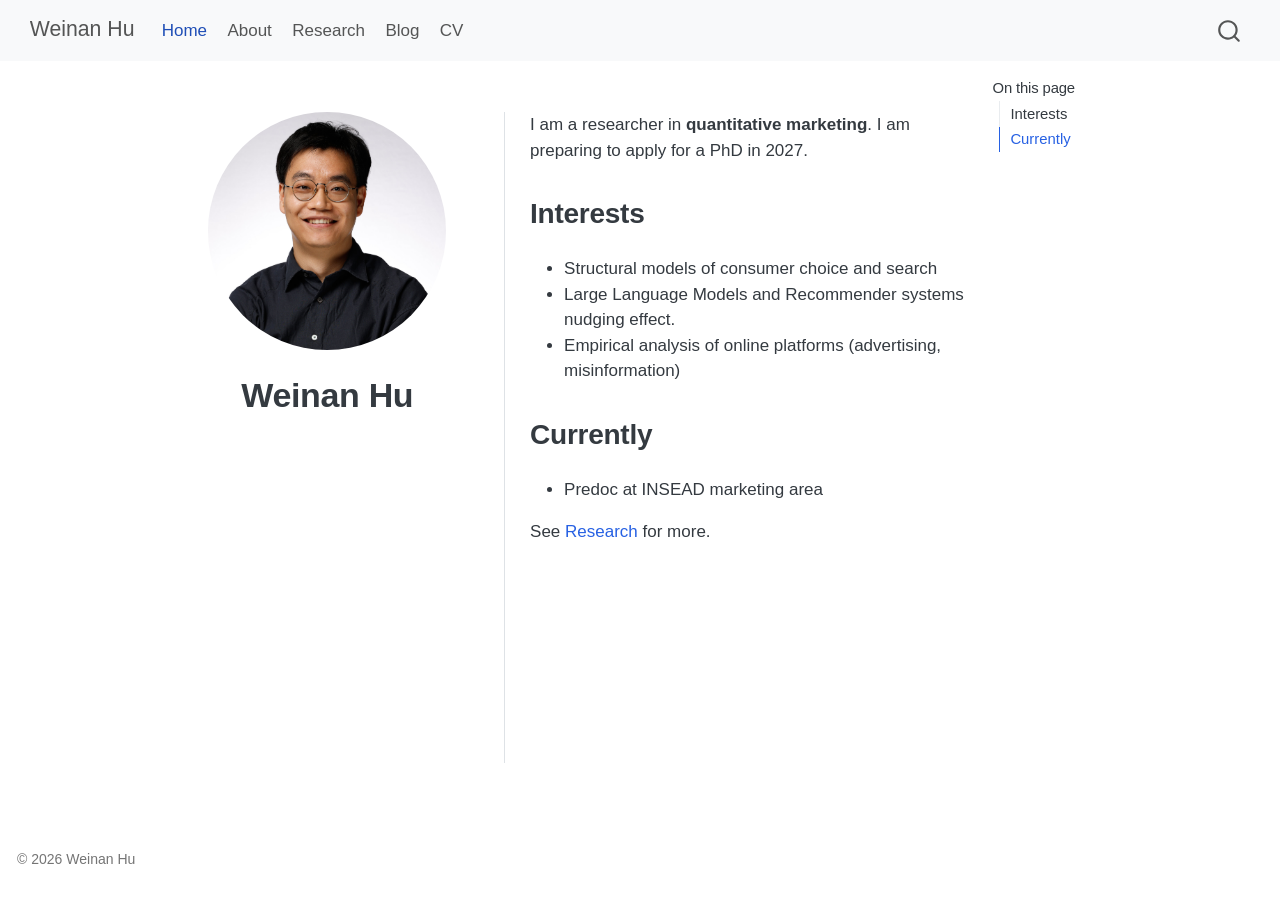
<file: index.html>
<!DOCTYPE html>
<html xmlns="http://www.w3.org/1999/xhtml" lang="en" xml:lang="en"><head>

<meta charset="utf-8">
<meta name="generator" content="quarto-1.9.38">

<meta name="viewport" content="width=device-width, initial-scale=1.0, user-scalable=yes">


<title>Weinan Hu</title>
<style>
/* Default styles provided by pandoc.
** See https://pandoc.org/MANUAL.html#variables-for-html for config info.
*/
code{white-space: pre-wrap;}
span.smallcaps{font-variant: small-caps;}
div.columns{display: flex; gap: min(4vw, 1.5em);}
div.column{flex: auto; overflow-x: auto;}
div.hanging-indent{margin-left: 1.5em; text-indent: -1.5em;}
ul.task-list{list-style: none;}
ul.task-list li input[type="checkbox"] {
  width: 0.8em;
  margin: 0 0.8em 0.2em -1em; /* quarto-specific, see https://github.com/quarto-dev/quarto-cli/issues/4556 */ 
  vertical-align: middle;
}
</style>


<script src="site_libs/quarto-nav/quarto-nav.js"></script>
<script src="site_libs/quarto-nav/headroom.min.js"></script>
<script src="site_libs/clipboard/clipboard.min.js"></script>
<script src="site_libs/quarto-search/autocomplete.umd.js"></script>
<script src="site_libs/quarto-search/fuse.min.js"></script>
<script src="site_libs/quarto-search/quarto-search.js"></script>
<meta name="quarto:offset" content="./">
<script src="site_libs/quarto-html/quarto.js" type="module"></script>
<script src="site_libs/quarto-html/tabsets/tabsets.js" type="module"></script>
<script src="site_libs/quarto-html/popper.min.js"></script>
<script src="site_libs/quarto-html/tippy.umd.min.js"></script>
<link href="site_libs/quarto-html/tippy.css" rel="stylesheet">
<link href="site_libs/quarto-html/quarto-syntax-highlighting-15634bcf2e68342d4ad2dfa704d543f6.css" rel="stylesheet" id="quarto-text-highlighting-styles">
<script src="site_libs/bootstrap/bootstrap.min.js"></script>
<link href="site_libs/bootstrap/bootstrap-icons.css" rel="stylesheet">
<link href="site_libs/bootstrap/bootstrap-f06a00fcf47e943585fbd76a01b61172.min.css" rel="stylesheet" append-hash="true" id="quarto-bootstrap" data-mode="light">
<script id="quarto-search-options" type="application/json">{
  "location": "navbar",
  "copy-button": false,
  "collapse-after": 3,
  "panel-placement": "end",
  "type": "overlay",
  "limit": 50,
  "keyboard-shortcut": [
    "f",
    "/",
    "s"
  ],
  "show-item-context": false,
  "language": {
    "search-no-results-text": "No results",
    "search-matching-documents-text": "matching documents",
    "search-copy-link-title": "Copy link to search",
    "search-hide-matches-text": "Hide additional matches",
    "search-more-match-text": "more match in this document",
    "search-more-matches-text": "more matches in this document",
    "search-clear-button-title": "Clear",
    "search-text-placeholder": "",
    "search-detached-cancel-button-title": "Cancel",
    "search-submit-button-title": "Submit",
    "search-label": "Search"
  }
}</script>
<style>html{ scroll-behavior: smooth; }</style>


<link rel="stylesheet" href="styles.css">
</head>

<body class="nav-fixed quarto-light">

<div id="quarto-search-results"></div>
  <header id="quarto-header" class="headroom fixed-top">
    <nav class="navbar navbar-expand-lg " data-bs-theme="dark">
      <div class="navbar-container container-fluid">
      <div class="navbar-brand-container mx-auto">
    <a class="navbar-brand" href="./index.html">
    <span class="navbar-title">Weinan Hu</span>
    </a>
  </div>
            <div id="quarto-search" class="" title="Search"></div>
          <button class="navbar-toggler" type="button" data-bs-toggle="collapse" data-bs-target="#navbarCollapse" aria-controls="navbarCollapse" role="menu" aria-expanded="false" aria-label="Toggle navigation" onclick="if (window.quartoToggleHeadroom) { window.quartoToggleHeadroom(); }">
  <span class="navbar-toggler-icon"></span>
</button>
          <div class="collapse navbar-collapse" id="navbarCollapse">
            <ul class="navbar-nav navbar-nav-scroll me-auto">
  <li class="nav-item">
    <a class="nav-link active" href="./index.html" aria-current="page"> 
<span class="menu-text">Home</span></a>
  </li>  
  <li class="nav-item">
    <a class="nav-link" href="./about.html"> 
<span class="menu-text">About</span></a>
  </li>  
  <li class="nav-item">
    <a class="nav-link" href="./research/index.html"> 
<span class="menu-text">Research</span></a>
  </li>  
  <li class="nav-item">
    <a class="nav-link" href="./blog/index.html"> 
<span class="menu-text">Blog</span></a>
  </li>  
  <li class="nav-item">
    <a class="nav-link" href="./assets/cv.pdf"> 
<span class="menu-text">CV</span></a>
  </li>  
</ul>
          </div> <!-- /navcollapse -->
            <div class="quarto-navbar-tools">
</div>
      </div> <!-- /container-fluid -->
    </nav>
</header>
<!-- content -->
<div id="quarto-content" class="quarto-container page-columns page-rows-contents page-layout-article page-navbar">
<!-- sidebar -->
<!-- margin-sidebar -->
    <div id="quarto-margin-sidebar" class="sidebar margin-sidebar">
        <nav id="TOC" role="doc-toc" class="toc-active">
    <h2 id="toc-title">On this page</h2>
  <ul>
  <li><a href="#interests" id="toc-interests" class="nav-link active" data-scroll-target="#interests">Interests</a></li>
  <li><a href="#currently" id="toc-currently" class="nav-link" data-scroll-target="#currently">Currently</a></li>
  </ul>
</nav>
    </div>
<!-- main -->
<div class="quarto-about-trestles">
  <div class="about-entity">
    <img src="assets/avatar.jpg" class="about-image
  round " style="height: 14em; width: 14em;">
<header id="title-block-header" class="quarto-title-block default">
<div class="quarto-title">
<h1 class="title">Weinan Hu</h1>
</div>
<div class="quarto-title-meta">
  </div>
</header>
  </div>
  <div class="about-contents"><main class="content" id="quarto-document-content">

<p>I am a researcher in <strong>quantitative marketing</strong>. I am preparing to apply for a PhD in 2027.</p>
<section id="interests" class="level2">
<h2 data-anchor-id="interests">Interests</h2>
<ul>
<li>Structural models of consumer choice and search</li>
<li>Large Language Models and Recommender systems nudging effect.</li>
<li>Empirical analysis of online platforms (advertising, misinformation)</li>
</ul>
</section>
<section id="currently" class="level2">
<h2 data-anchor-id="currently">Currently</h2>
<ul>
<li>Predoc at INSEAD marketing area</li>
</ul>
<p>See <a href="./research/index.html">Research</a> for more.</p>


</section>
</main></div>
</div>
 <!-- /main -->
<script id="quarto-html-after-body" type="application/javascript">
  window.document.addEventListener("DOMContentLoaded", function (event) {
    const isCodeAnnotation = (el) => {
      for (const clz of el.classList) {
        if (clz.startsWith('code-annotation-')) {                     
          return true;
        }
      }
      return false;
    }
    const onCopySuccess = function(e) {
      // button target
      const button = e.trigger;
      // don't keep focus
      button.blur();
      // flash "checked"
      button.classList.add('code-copy-button-checked');
      var currentTitle = button.getAttribute("title");
      button.setAttribute("title", "Copied!");
      let tooltip;
      if (window.bootstrap) {
        button.setAttribute("data-bs-toggle", "tooltip");
        button.setAttribute("data-bs-placement", "left");
        button.setAttribute("data-bs-title", "Copied!");
        tooltip = new bootstrap.Tooltip(button, 
          { trigger: "manual", 
            customClass: "code-copy-button-tooltip",
            offset: [0, -8]});
        tooltip.show();    
      }
      setTimeout(function() {
        if (tooltip) {
          tooltip.hide();
          button.removeAttribute("data-bs-title");
          button.removeAttribute("data-bs-toggle");
          button.removeAttribute("data-bs-placement");
        }
        button.setAttribute("title", currentTitle);
        button.classList.remove('code-copy-button-checked');
      }, 1000);
      // clear code selection
      e.clearSelection();
    }
    const getTextToCopy = function(trigger) {
      const outerScaffold = trigger.parentElement.cloneNode(true);
      const codeEl = outerScaffold.querySelector('code');
      for (const childEl of codeEl.children) {
        if (isCodeAnnotation(childEl)) {
          childEl.remove();
        }
      }
      return codeEl.innerText;
    }
    const clipboard = new window.ClipboardJS('.code-copy-button:not([data-in-quarto-modal])', {
      text: getTextToCopy
    });
    clipboard.on('success', onCopySuccess);
    if (window.document.getElementById('quarto-embedded-source-code-modal')) {
      const clipboardModal = new window.ClipboardJS('.code-copy-button[data-in-quarto-modal]', {
        text: getTextToCopy,
        container: window.document.getElementById('quarto-embedded-source-code-modal')
      });
      clipboardModal.on('success', onCopySuccess);
    }
      var localhostRegex = new RegExp(/^(?:http|https):\/\/localhost\:?[0-9]*\//);
      var mailtoRegex = new RegExp(/^mailto:/);
        var filterRegex = new RegExp("https:\/\/weinan\.hu");
      var isInternal = (href) => {
          return filterRegex.test(href) || localhostRegex.test(href) || mailtoRegex.test(href);
      }
      // Inspect non-navigation links and adorn them if external
     var links = window.document.querySelectorAll('a[href]:not(.nav-link):not(.navbar-brand):not(.toc-action):not(.sidebar-link):not(.sidebar-item-toggle):not(.pagination-link):not(.no-external):not([aria-hidden]):not(.dropdown-item):not(.quarto-navigation-tool):not(.about-link)');
      for (var i=0; i<links.length; i++) {
        const link = links[i];
        if (!isInternal(link.href)) {
          // undo the damage that might have been done by quarto-nav.js in the case of
          // links that we want to consider external
          if (link.dataset.originalHref !== undefined) {
            link.href = link.dataset.originalHref;
          }
        }
      }
    function tippyHover(el, contentFn, onTriggerFn, onUntriggerFn) {
      const config = {
        allowHTML: true,
        maxWidth: 500,
        delay: 100,
        arrow: false,
        appendTo: function(el) {
            return el.parentElement;
        },
        interactive: true,
        interactiveBorder: 10,
        theme: 'quarto',
        placement: 'bottom-start',
      };
      if (contentFn) {
        config.content = contentFn;
      }
      if (onTriggerFn) {
        config.onTrigger = onTriggerFn;
      }
      if (onUntriggerFn) {
        config.onUntrigger = onUntriggerFn;
      }
      window.tippy(el, config); 
    }
    const noterefs = window.document.querySelectorAll('a[role="doc-noteref"]');
    for (var i=0; i<noterefs.length; i++) {
      const ref = noterefs[i];
      tippyHover(ref, function() {
        // use id or data attribute instead here
        let href = ref.getAttribute('data-footnote-href') || ref.getAttribute('href');
        try { href = new URL(href).hash; } catch {}
        const id = href.replace(/^#\/?/, "");
        const note = window.document.getElementById(id);
        if (note) {
          return note.innerHTML;
        } else {
          return "";
        }
      });
    }
    const xrefs = window.document.querySelectorAll('a.quarto-xref');
    const processXRef = (id, note) => {
      // Strip column container classes
      const stripColumnClz = (el) => {
        el.classList.remove("page-full", "page-columns");
        if (el.children) {
          for (const child of el.children) {
            stripColumnClz(child);
          }
        }
      }
      stripColumnClz(note)
      if (id === null || id.startsWith('sec-')) {
        // Special case sections, only their first couple elements
        const container = document.createElement("div");
        if (note.children && note.children.length > 2) {
          container.appendChild(note.children[0].cloneNode(true));
          for (let i = 1; i < note.children.length; i++) {
            const child = note.children[i];
            if (child.tagName === "P" && child.innerText === "") {
              continue;
            } else {
              container.appendChild(child.cloneNode(true));
              break;
            }
          }
          if (window.Quarto?.typesetMath) {
            window.Quarto.typesetMath(container);
          }
          return container.innerHTML
        } else {
          if (window.Quarto?.typesetMath) {
            window.Quarto.typesetMath(note);
          }
          return note.innerHTML;
        }
      } else {
        // Remove any anchor links if they are present
        const anchorLink = note.querySelector('a.anchorjs-link');
        if (anchorLink) {
          anchorLink.remove();
        }
        if (window.Quarto?.typesetMath) {
          window.Quarto.typesetMath(note);
        }
        if (note.classList.contains("callout")) {
          return note.outerHTML;
        } else {
          return note.innerHTML;
        }
      }
    }
    for (var i=0; i<xrefs.length; i++) {
      const xref = xrefs[i];
      tippyHover(xref, undefined, function(instance) {
        instance.disable();
        let url = xref.getAttribute('href');
        let hash = undefined; 
        if (url.startsWith('#')) {
          hash = url;
        } else {
          try { hash = new URL(url).hash; } catch {}
        }
        if (hash) {
          const id = hash.replace(/^#\/?/, "");
          const note = window.document.getElementById(id);
          if (note !== null) {
            try {
              const html = processXRef(id, note.cloneNode(true));
              instance.setContent(html);
            } finally {
              instance.enable();
              instance.show();
            }
          } else {
            // See if we can fetch this
            fetch(url.split('#')[0])
            .then(res => res.text())
            .then(html => {
              const parser = new DOMParser();
              const htmlDoc = parser.parseFromString(html, "text/html");
              const note = htmlDoc.getElementById(id);
              if (note !== null) {
                const html = processXRef(id, note);
                instance.setContent(html);
              } 
            }).finally(() => {
              instance.enable();
              instance.show();
            });
          }
        } else {
          // See if we can fetch a full url (with no hash to target)
          // This is a special case and we should probably do some content thinning / targeting
          fetch(url)
          .then(res => res.text())
          .then(html => {
            const parser = new DOMParser();
            const htmlDoc = parser.parseFromString(html, "text/html");
            const note = htmlDoc.querySelector('main.content');
            if (note !== null) {
              // This should only happen for chapter cross references
              // (since there is no id in the URL)
              // remove the first header
              if (note.children.length > 0 && note.children[0].tagName === "HEADER") {
                note.children[0].remove();
              }
              const html = processXRef(null, note);
              instance.setContent(html);
            } 
          }).finally(() => {
            instance.enable();
            instance.show();
          });
        }
      }, function(instance) {
      });
    }
        let selectedAnnoteEl;
        const selectorForAnnotation = ( cell, annotation) => {
          let cellAttr = 'data-code-cell="' + cell + '"';
          let lineAttr = 'data-code-annotation="' +  annotation + '"';
          const selector = 'span[' + cellAttr + '][' + lineAttr + ']';
          return selector;
        }
        const selectCodeLines = (annoteEl) => {
          const doc = window.document;
          const targetCell = annoteEl.getAttribute("data-target-cell");
          const targetAnnotation = annoteEl.getAttribute("data-target-annotation");
          const annoteSpan = window.document.querySelector(selectorForAnnotation(targetCell, targetAnnotation));
          const lines = annoteSpan.getAttribute("data-code-lines").split(",");
          const lineIds = lines.map((line) => {
            return targetCell + "-" + line;
          })
          let top = null;
          let height = null;
          let parent = null;
          if (lineIds.length > 0) {
              //compute the position of the single el (top and bottom and make a div)
              const el = window.document.getElementById(lineIds[0]);
              top = el.offsetTop;
              height = el.offsetHeight;
              parent = el.parentElement.parentElement;
            if (lineIds.length > 1) {
              const lastEl = window.document.getElementById(lineIds[lineIds.length - 1]);
              const bottom = lastEl.offsetTop + lastEl.offsetHeight;
              height = bottom - top;
            }
            if (top !== null && height !== null && parent !== null) {
              // cook up a div (if necessary) and position it 
              let div = window.document.getElementById("code-annotation-line-highlight");
              if (div === null) {
                div = window.document.createElement("div");
                div.setAttribute("id", "code-annotation-line-highlight");
                div.style.position = 'absolute';
                parent.appendChild(div);
              }
              div.style.top = top - 2 + "px";
              div.style.height = height + 4 + "px";
              div.style.left = 0;
              let gutterDiv = window.document.getElementById("code-annotation-line-highlight-gutter");
              if (gutterDiv === null) {
                gutterDiv = window.document.createElement("div");
                gutterDiv.setAttribute("id", "code-annotation-line-highlight-gutter");
                gutterDiv.style.position = 'absolute';
                const codeCell = window.document.getElementById(targetCell);
                const gutter = codeCell.querySelector('.code-annotation-gutter');
                gutter.appendChild(gutterDiv);
              }
              gutterDiv.style.top = top - 2 + "px";
              gutterDiv.style.height = height + 4 + "px";
            }
            selectedAnnoteEl = annoteEl;
          }
        };
        const unselectCodeLines = () => {
          const elementsIds = ["code-annotation-line-highlight", "code-annotation-line-highlight-gutter"];
          elementsIds.forEach((elId) => {
            const div = window.document.getElementById(elId);
            if (div) {
              div.remove();
            }
          });
          selectedAnnoteEl = undefined;
        };
          // Handle positioning of the toggle
      window.addEventListener(
        "resize",
        throttle(() => {
          elRect = undefined;
          if (selectedAnnoteEl) {
            selectCodeLines(selectedAnnoteEl);
          }
        }, 10)
      );
      function throttle(fn, ms) {
      let throttle = false;
      let timer;
        return (...args) => {
          if(!throttle) { // first call gets through
              fn.apply(this, args);
              throttle = true;
          } else { // all the others get throttled
              if(timer) clearTimeout(timer); // cancel #2
              timer = setTimeout(() => {
                fn.apply(this, args);
                timer = throttle = false;
              }, ms);
          }
        };
      }
        // Attach click handler to the DT
        const annoteDls = window.document.querySelectorAll('dt[data-target-cell]');
        for (const annoteDlNode of annoteDls) {
          annoteDlNode.addEventListener('click', (event) => {
            const clickedEl = event.target;
            if (clickedEl !== selectedAnnoteEl) {
              unselectCodeLines();
              const activeEl = window.document.querySelector('dt[data-target-cell].code-annotation-active');
              if (activeEl) {
                activeEl.classList.remove('code-annotation-active');
              }
              selectCodeLines(clickedEl);
              clickedEl.classList.add('code-annotation-active');
            } else {
              // Unselect the line
              unselectCodeLines();
              clickedEl.classList.remove('code-annotation-active');
            }
          });
        }
    const findCites = (el) => {
      const parentEl = el.parentElement;
      if (parentEl) {
        const cites = parentEl.dataset.cites;
        if (cites) {
          return {
            el,
            cites: cites.split(' ')
          };
        } else {
          return findCites(el.parentElement)
        }
      } else {
        return undefined;
      }
    };
    var bibliorefs = window.document.querySelectorAll('a[role="doc-biblioref"]');
    for (var i=0; i<bibliorefs.length; i++) {
      const ref = bibliorefs[i];
      const citeInfo = findCites(ref);
      if (citeInfo) {
        tippyHover(citeInfo.el, function() {
          var popup = window.document.createElement('div');
          citeInfo.cites.forEach(function(cite) {
            var citeDiv = window.document.createElement('div');
            citeDiv.classList.add('hanging-indent');
            citeDiv.classList.add('csl-entry');
            var biblioDiv = window.document.getElementById('ref-' + cite);
            if (biblioDiv) {
              citeDiv.innerHTML = biblioDiv.innerHTML;
            }
            popup.appendChild(citeDiv);
          });
          return popup.innerHTML;
        });
      }
    }
  });
  </script>
</div> <!-- /content -->
<footer class="footer">
  <div class="nav-footer">
    <div class="nav-footer-left">
<p>© 2026 Weinan Hu</p>
</div>   
    <div class="nav-footer-center">
      &nbsp;
    </div>
    <div class="nav-footer-right">
      &nbsp;
    </div>
  </div>
</footer>




<script src="site_libs/quarto-html/zenscroll-min.js"></script>
</body></html>
</file>
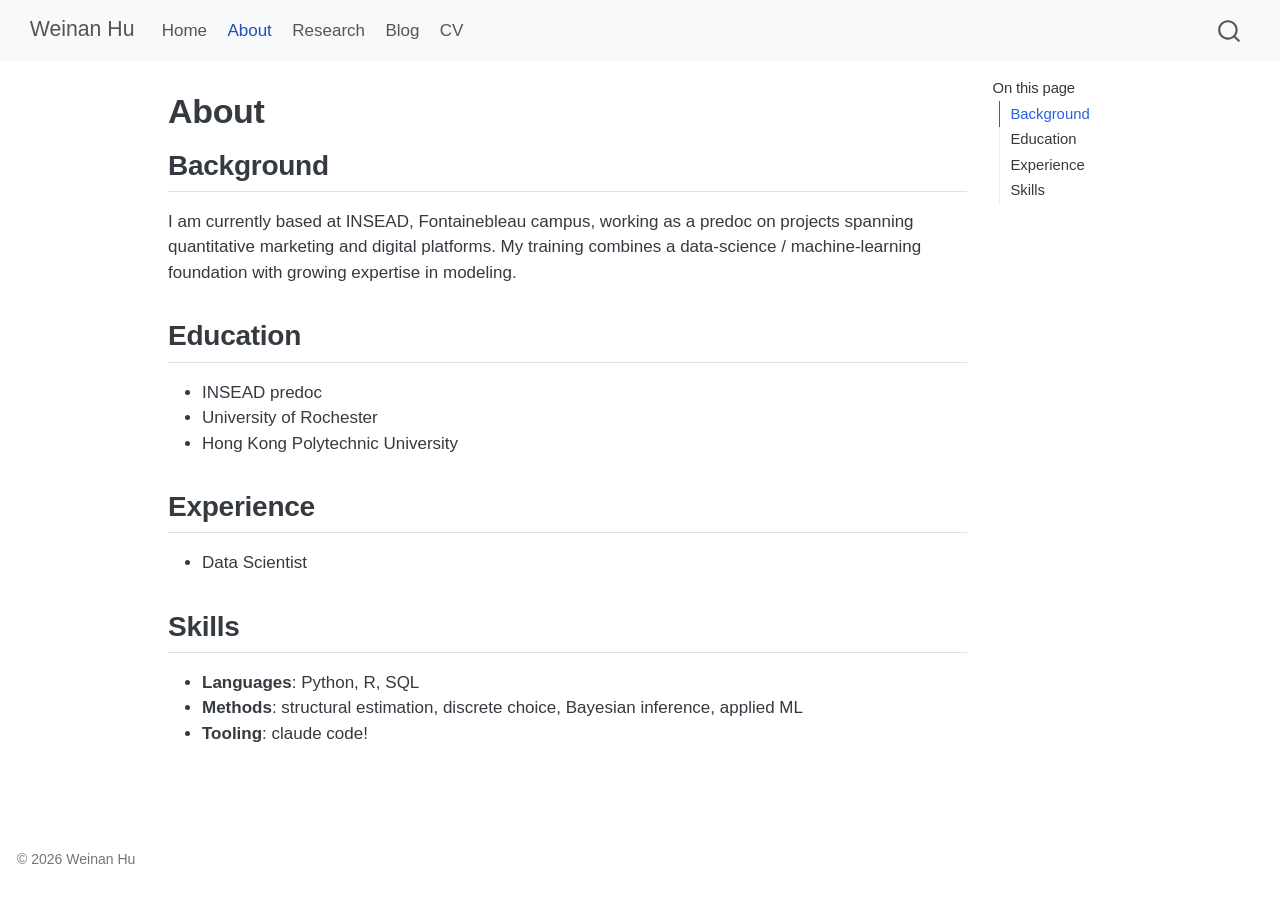
<file: about.html>
<!DOCTYPE html>
<html xmlns="http://www.w3.org/1999/xhtml" lang="en" xml:lang="en"><head>

<meta charset="utf-8">
<meta name="generator" content="quarto-1.9.38">

<meta name="viewport" content="width=device-width, initial-scale=1.0, user-scalable=yes">


<title>About – Weinan Hu</title>
<style>
/* Default styles provided by pandoc.
** See https://pandoc.org/MANUAL.html#variables-for-html for config info.
*/
code{white-space: pre-wrap;}
span.smallcaps{font-variant: small-caps;}
div.columns{display: flex; gap: min(4vw, 1.5em);}
div.column{flex: auto; overflow-x: auto;}
div.hanging-indent{margin-left: 1.5em; text-indent: -1.5em;}
ul.task-list{list-style: none;}
ul.task-list li input[type="checkbox"] {
  width: 0.8em;
  margin: 0 0.8em 0.2em -1em; /* quarto-specific, see https://github.com/quarto-dev/quarto-cli/issues/4556 */ 
  vertical-align: middle;
}
</style>


<script src="site_libs/quarto-nav/quarto-nav.js"></script>
<script src="site_libs/quarto-nav/headroom.min.js"></script>
<script src="site_libs/clipboard/clipboard.min.js"></script>
<script src="site_libs/quarto-search/autocomplete.umd.js"></script>
<script src="site_libs/quarto-search/fuse.min.js"></script>
<script src="site_libs/quarto-search/quarto-search.js"></script>
<meta name="quarto:offset" content="./">
<script src="site_libs/quarto-html/quarto.js" type="module"></script>
<script src="site_libs/quarto-html/tabsets/tabsets.js" type="module"></script>
<script src="site_libs/quarto-html/popper.min.js"></script>
<script src="site_libs/quarto-html/tippy.umd.min.js"></script>
<script src="site_libs/quarto-html/anchor.min.js"></script>
<link href="site_libs/quarto-html/tippy.css" rel="stylesheet">
<link href="site_libs/quarto-html/quarto-syntax-highlighting-15634bcf2e68342d4ad2dfa704d543f6.css" rel="stylesheet" id="quarto-text-highlighting-styles">
<script src="site_libs/bootstrap/bootstrap.min.js"></script>
<link href="site_libs/bootstrap/bootstrap-icons.css" rel="stylesheet">
<link href="site_libs/bootstrap/bootstrap-f06a00fcf47e943585fbd76a01b61172.min.css" rel="stylesheet" append-hash="true" id="quarto-bootstrap" data-mode="light">
<script id="quarto-search-options" type="application/json">{
  "location": "navbar",
  "copy-button": false,
  "collapse-after": 3,
  "panel-placement": "end",
  "type": "overlay",
  "limit": 50,
  "keyboard-shortcut": [
    "f",
    "/",
    "s"
  ],
  "show-item-context": false,
  "language": {
    "search-no-results-text": "No results",
    "search-matching-documents-text": "matching documents",
    "search-copy-link-title": "Copy link to search",
    "search-hide-matches-text": "Hide additional matches",
    "search-more-match-text": "more match in this document",
    "search-more-matches-text": "more matches in this document",
    "search-clear-button-title": "Clear",
    "search-text-placeholder": "",
    "search-detached-cancel-button-title": "Cancel",
    "search-submit-button-title": "Submit",
    "search-label": "Search"
  }
}</script>
<style>html{ scroll-behavior: smooth; }</style>


<link rel="stylesheet" href="styles.css">
</head>

<body class="nav-fixed quarto-light">

<div id="quarto-search-results"></div>
  <header id="quarto-header" class="headroom fixed-top">
    <nav class="navbar navbar-expand-lg " data-bs-theme="dark">
      <div class="navbar-container container-fluid">
      <div class="navbar-brand-container mx-auto">
    <a class="navbar-brand" href="./index.html">
    <span class="navbar-title">Weinan Hu</span>
    </a>
  </div>
            <div id="quarto-search" class="" title="Search"></div>
          <button class="navbar-toggler" type="button" data-bs-toggle="collapse" data-bs-target="#navbarCollapse" aria-controls="navbarCollapse" role="menu" aria-expanded="false" aria-label="Toggle navigation" onclick="if (window.quartoToggleHeadroom) { window.quartoToggleHeadroom(); }">
  <span class="navbar-toggler-icon"></span>
</button>
          <div class="collapse navbar-collapse" id="navbarCollapse">
            <ul class="navbar-nav navbar-nav-scroll me-auto">
  <li class="nav-item">
    <a class="nav-link" href="./index.html"> 
<span class="menu-text">Home</span></a>
  </li>  
  <li class="nav-item">
    <a class="nav-link active" href="./about.html" aria-current="page"> 
<span class="menu-text">About</span></a>
  </li>  
  <li class="nav-item">
    <a class="nav-link" href="./research/index.html"> 
<span class="menu-text">Research</span></a>
  </li>  
  <li class="nav-item">
    <a class="nav-link" href="./blog/index.html"> 
<span class="menu-text">Blog</span></a>
  </li>  
  <li class="nav-item">
    <a class="nav-link" href="./assets/cv.pdf"> 
<span class="menu-text">CV</span></a>
  </li>  
</ul>
          </div> <!-- /navcollapse -->
            <div class="quarto-navbar-tools">
</div>
      </div> <!-- /container-fluid -->
    </nav>
</header>
<!-- content -->
<div id="quarto-content" class="quarto-container page-columns page-rows-contents page-layout-article page-navbar">
<!-- sidebar -->
<!-- margin-sidebar -->
    <div id="quarto-margin-sidebar" class="sidebar margin-sidebar">
        <nav id="TOC" role="doc-toc" class="toc-active">
    <h2 id="toc-title">On this page</h2>
   
  <ul>
  <li><a href="#background" id="toc-background" class="nav-link active" data-scroll-target="#background">Background</a></li>
  <li><a href="#education" id="toc-education" class="nav-link" data-scroll-target="#education">Education</a></li>
  <li><a href="#experience" id="toc-experience" class="nav-link" data-scroll-target="#experience">Experience</a></li>
  <li><a href="#skills" id="toc-skills" class="nav-link" data-scroll-target="#skills">Skills</a></li>
  </ul>
</nav>
    </div>
<!-- main -->
<main class="content" id="quarto-document-content">

<header id="title-block-header" class="quarto-title-block default">
<div class="quarto-title">
<h1 class="title">About</h1>
</div>



<div class="quarto-title-meta">

    
  
    
  </div>
  


</header>


<section id="background" class="level2">
<h2 class="anchored" data-anchor-id="background">Background</h2>
<p>I am currently based at INSEAD, Fontainebleau campus, working as a predoc on projects spanning quantitative marketing and digital platforms. My training combines a data-science / machine-learning foundation with growing expertise in modeling.</p>
</section>
<section id="education" class="level2">
<h2 class="anchored" data-anchor-id="education">Education</h2>
<ul>
<li>INSEAD predoc</li>
<li>University of Rochester</li>
<li>Hong Kong Polytechnic University</li>
</ul>
</section>
<section id="experience" class="level2">
<h2 class="anchored" data-anchor-id="experience">Experience</h2>
<ul>
<li>Data Scientist</li>
</ul>
</section>
<section id="skills" class="level2">
<h2 class="anchored" data-anchor-id="skills">Skills</h2>
<ul>
<li><strong>Languages</strong>: Python, R, SQL</li>
<li><strong>Methods</strong>: structural estimation, discrete choice, Bayesian inference, applied ML</li>
<li><strong>Tooling</strong>: claude code!</li>
</ul>


</section>

</main> <!-- /main -->
<script id="quarto-html-after-body" type="application/javascript">
  window.document.addEventListener("DOMContentLoaded", function (event) {
    const icon = "";
    const anchorJS = new window.AnchorJS();
    anchorJS.options = {
      placement: 'right',
      icon: icon
    };
    anchorJS.add('.anchored');
    const isCodeAnnotation = (el) => {
      for (const clz of el.classList) {
        if (clz.startsWith('code-annotation-')) {                     
          return true;
        }
      }
      return false;
    }
    const onCopySuccess = function(e) {
      // button target
      const button = e.trigger;
      // don't keep focus
      button.blur();
      // flash "checked"
      button.classList.add('code-copy-button-checked');
      var currentTitle = button.getAttribute("title");
      button.setAttribute("title", "Copied!");
      let tooltip;
      if (window.bootstrap) {
        button.setAttribute("data-bs-toggle", "tooltip");
        button.setAttribute("data-bs-placement", "left");
        button.setAttribute("data-bs-title", "Copied!");
        tooltip = new bootstrap.Tooltip(button, 
          { trigger: "manual", 
            customClass: "code-copy-button-tooltip",
            offset: [0, -8]});
        tooltip.show();    
      }
      setTimeout(function() {
        if (tooltip) {
          tooltip.hide();
          button.removeAttribute("data-bs-title");
          button.removeAttribute("data-bs-toggle");
          button.removeAttribute("data-bs-placement");
        }
        button.setAttribute("title", currentTitle);
        button.classList.remove('code-copy-button-checked');
      }, 1000);
      // clear code selection
      e.clearSelection();
    }
    const getTextToCopy = function(trigger) {
      const outerScaffold = trigger.parentElement.cloneNode(true);
      const codeEl = outerScaffold.querySelector('code');
      for (const childEl of codeEl.children) {
        if (isCodeAnnotation(childEl)) {
          childEl.remove();
        }
      }
      return codeEl.innerText;
    }
    const clipboard = new window.ClipboardJS('.code-copy-button:not([data-in-quarto-modal])', {
      text: getTextToCopy
    });
    clipboard.on('success', onCopySuccess);
    if (window.document.getElementById('quarto-embedded-source-code-modal')) {
      const clipboardModal = new window.ClipboardJS('.code-copy-button[data-in-quarto-modal]', {
        text: getTextToCopy,
        container: window.document.getElementById('quarto-embedded-source-code-modal')
      });
      clipboardModal.on('success', onCopySuccess);
    }
      var localhostRegex = new RegExp(/^(?:http|https):\/\/localhost\:?[0-9]*\//);
      var mailtoRegex = new RegExp(/^mailto:/);
        var filterRegex = new RegExp("https:\/\/weinan\.hu");
      var isInternal = (href) => {
          return filterRegex.test(href) || localhostRegex.test(href) || mailtoRegex.test(href);
      }
      // Inspect non-navigation links and adorn them if external
     var links = window.document.querySelectorAll('a[href]:not(.nav-link):not(.navbar-brand):not(.toc-action):not(.sidebar-link):not(.sidebar-item-toggle):not(.pagination-link):not(.no-external):not([aria-hidden]):not(.dropdown-item):not(.quarto-navigation-tool):not(.about-link)');
      for (var i=0; i<links.length; i++) {
        const link = links[i];
        if (!isInternal(link.href)) {
          // undo the damage that might have been done by quarto-nav.js in the case of
          // links that we want to consider external
          if (link.dataset.originalHref !== undefined) {
            link.href = link.dataset.originalHref;
          }
        }
      }
    function tippyHover(el, contentFn, onTriggerFn, onUntriggerFn) {
      const config = {
        allowHTML: true,
        maxWidth: 500,
        delay: 100,
        arrow: false,
        appendTo: function(el) {
            return el.parentElement;
        },
        interactive: true,
        interactiveBorder: 10,
        theme: 'quarto',
        placement: 'bottom-start',
      };
      if (contentFn) {
        config.content = contentFn;
      }
      if (onTriggerFn) {
        config.onTrigger = onTriggerFn;
      }
      if (onUntriggerFn) {
        config.onUntrigger = onUntriggerFn;
      }
      window.tippy(el, config); 
    }
    const noterefs = window.document.querySelectorAll('a[role="doc-noteref"]');
    for (var i=0; i<noterefs.length; i++) {
      const ref = noterefs[i];
      tippyHover(ref, function() {
        // use id or data attribute instead here
        let href = ref.getAttribute('data-footnote-href') || ref.getAttribute('href');
        try { href = new URL(href).hash; } catch {}
        const id = href.replace(/^#\/?/, "");
        const note = window.document.getElementById(id);
        if (note) {
          return note.innerHTML;
        } else {
          return "";
        }
      });
    }
    const xrefs = window.document.querySelectorAll('a.quarto-xref');
    const processXRef = (id, note) => {
      // Strip column container classes
      const stripColumnClz = (el) => {
        el.classList.remove("page-full", "page-columns");
        if (el.children) {
          for (const child of el.children) {
            stripColumnClz(child);
          }
        }
      }
      stripColumnClz(note)
      if (id === null || id.startsWith('sec-')) {
        // Special case sections, only their first couple elements
        const container = document.createElement("div");
        if (note.children && note.children.length > 2) {
          container.appendChild(note.children[0].cloneNode(true));
          for (let i = 1; i < note.children.length; i++) {
            const child = note.children[i];
            if (child.tagName === "P" && child.innerText === "") {
              continue;
            } else {
              container.appendChild(child.cloneNode(true));
              break;
            }
          }
          if (window.Quarto?.typesetMath) {
            window.Quarto.typesetMath(container);
          }
          return container.innerHTML
        } else {
          if (window.Quarto?.typesetMath) {
            window.Quarto.typesetMath(note);
          }
          return note.innerHTML;
        }
      } else {
        // Remove any anchor links if they are present
        const anchorLink = note.querySelector('a.anchorjs-link');
        if (anchorLink) {
          anchorLink.remove();
        }
        if (window.Quarto?.typesetMath) {
          window.Quarto.typesetMath(note);
        }
        if (note.classList.contains("callout")) {
          return note.outerHTML;
        } else {
          return note.innerHTML;
        }
      }
    }
    for (var i=0; i<xrefs.length; i++) {
      const xref = xrefs[i];
      tippyHover(xref, undefined, function(instance) {
        instance.disable();
        let url = xref.getAttribute('href');
        let hash = undefined; 
        if (url.startsWith('#')) {
          hash = url;
        } else {
          try { hash = new URL(url).hash; } catch {}
        }
        if (hash) {
          const id = hash.replace(/^#\/?/, "");
          const note = window.document.getElementById(id);
          if (note !== null) {
            try {
              const html = processXRef(id, note.cloneNode(true));
              instance.setContent(html);
            } finally {
              instance.enable();
              instance.show();
            }
          } else {
            // See if we can fetch this
            fetch(url.split('#')[0])
            .then(res => res.text())
            .then(html => {
              const parser = new DOMParser();
              const htmlDoc = parser.parseFromString(html, "text/html");
              const note = htmlDoc.getElementById(id);
              if (note !== null) {
                const html = processXRef(id, note);
                instance.setContent(html);
              } 
            }).finally(() => {
              instance.enable();
              instance.show();
            });
          }
        } else {
          // See if we can fetch a full url (with no hash to target)
          // This is a special case and we should probably do some content thinning / targeting
          fetch(url)
          .then(res => res.text())
          .then(html => {
            const parser = new DOMParser();
            const htmlDoc = parser.parseFromString(html, "text/html");
            const note = htmlDoc.querySelector('main.content');
            if (note !== null) {
              // This should only happen for chapter cross references
              // (since there is no id in the URL)
              // remove the first header
              if (note.children.length > 0 && note.children[0].tagName === "HEADER") {
                note.children[0].remove();
              }
              const html = processXRef(null, note);
              instance.setContent(html);
            } 
          }).finally(() => {
            instance.enable();
            instance.show();
          });
        }
      }, function(instance) {
      });
    }
        let selectedAnnoteEl;
        const selectorForAnnotation = ( cell, annotation) => {
          let cellAttr = 'data-code-cell="' + cell + '"';
          let lineAttr = 'data-code-annotation="' +  annotation + '"';
          const selector = 'span[' + cellAttr + '][' + lineAttr + ']';
          return selector;
        }
        const selectCodeLines = (annoteEl) => {
          const doc = window.document;
          const targetCell = annoteEl.getAttribute("data-target-cell");
          const targetAnnotation = annoteEl.getAttribute("data-target-annotation");
          const annoteSpan = window.document.querySelector(selectorForAnnotation(targetCell, targetAnnotation));
          const lines = annoteSpan.getAttribute("data-code-lines").split(",");
          const lineIds = lines.map((line) => {
            return targetCell + "-" + line;
          })
          let top = null;
          let height = null;
          let parent = null;
          if (lineIds.length > 0) {
              //compute the position of the single el (top and bottom and make a div)
              const el = window.document.getElementById(lineIds[0]);
              top = el.offsetTop;
              height = el.offsetHeight;
              parent = el.parentElement.parentElement;
            if (lineIds.length > 1) {
              const lastEl = window.document.getElementById(lineIds[lineIds.length - 1]);
              const bottom = lastEl.offsetTop + lastEl.offsetHeight;
              height = bottom - top;
            }
            if (top !== null && height !== null && parent !== null) {
              // cook up a div (if necessary) and position it 
              let div = window.document.getElementById("code-annotation-line-highlight");
              if (div === null) {
                div = window.document.createElement("div");
                div.setAttribute("id", "code-annotation-line-highlight");
                div.style.position = 'absolute';
                parent.appendChild(div);
              }
              div.style.top = top - 2 + "px";
              div.style.height = height + 4 + "px";
              div.style.left = 0;
              let gutterDiv = window.document.getElementById("code-annotation-line-highlight-gutter");
              if (gutterDiv === null) {
                gutterDiv = window.document.createElement("div");
                gutterDiv.setAttribute("id", "code-annotation-line-highlight-gutter");
                gutterDiv.style.position = 'absolute';
                const codeCell = window.document.getElementById(targetCell);
                const gutter = codeCell.querySelector('.code-annotation-gutter');
                gutter.appendChild(gutterDiv);
              }
              gutterDiv.style.top = top - 2 + "px";
              gutterDiv.style.height = height + 4 + "px";
            }
            selectedAnnoteEl = annoteEl;
          }
        };
        const unselectCodeLines = () => {
          const elementsIds = ["code-annotation-line-highlight", "code-annotation-line-highlight-gutter"];
          elementsIds.forEach((elId) => {
            const div = window.document.getElementById(elId);
            if (div) {
              div.remove();
            }
          });
          selectedAnnoteEl = undefined;
        };
          // Handle positioning of the toggle
      window.addEventListener(
        "resize",
        throttle(() => {
          elRect = undefined;
          if (selectedAnnoteEl) {
            selectCodeLines(selectedAnnoteEl);
          }
        }, 10)
      );
      function throttle(fn, ms) {
      let throttle = false;
      let timer;
        return (...args) => {
          if(!throttle) { // first call gets through
              fn.apply(this, args);
              throttle = true;
          } else { // all the others get throttled
              if(timer) clearTimeout(timer); // cancel #2
              timer = setTimeout(() => {
                fn.apply(this, args);
                timer = throttle = false;
              }, ms);
          }
        };
      }
        // Attach click handler to the DT
        const annoteDls = window.document.querySelectorAll('dt[data-target-cell]');
        for (const annoteDlNode of annoteDls) {
          annoteDlNode.addEventListener('click', (event) => {
            const clickedEl = event.target;
            if (clickedEl !== selectedAnnoteEl) {
              unselectCodeLines();
              const activeEl = window.document.querySelector('dt[data-target-cell].code-annotation-active');
              if (activeEl) {
                activeEl.classList.remove('code-annotation-active');
              }
              selectCodeLines(clickedEl);
              clickedEl.classList.add('code-annotation-active');
            } else {
              // Unselect the line
              unselectCodeLines();
              clickedEl.classList.remove('code-annotation-active');
            }
          });
        }
    const findCites = (el) => {
      const parentEl = el.parentElement;
      if (parentEl) {
        const cites = parentEl.dataset.cites;
        if (cites) {
          return {
            el,
            cites: cites.split(' ')
          };
        } else {
          return findCites(el.parentElement)
        }
      } else {
        return undefined;
      }
    };
    var bibliorefs = window.document.querySelectorAll('a[role="doc-biblioref"]');
    for (var i=0; i<bibliorefs.length; i++) {
      const ref = bibliorefs[i];
      const citeInfo = findCites(ref);
      if (citeInfo) {
        tippyHover(citeInfo.el, function() {
          var popup = window.document.createElement('div');
          citeInfo.cites.forEach(function(cite) {
            var citeDiv = window.document.createElement('div');
            citeDiv.classList.add('hanging-indent');
            citeDiv.classList.add('csl-entry');
            var biblioDiv = window.document.getElementById('ref-' + cite);
            if (biblioDiv) {
              citeDiv.innerHTML = biblioDiv.innerHTML;
            }
            popup.appendChild(citeDiv);
          });
          return popup.innerHTML;
        });
      }
    }
  });
  </script>
</div> <!-- /content -->
<footer class="footer">
  <div class="nav-footer">
    <div class="nav-footer-left">
<p>© 2026 Weinan Hu</p>
</div>   
    <div class="nav-footer-center">
      &nbsp;
    </div>
    <div class="nav-footer-right">
      &nbsp;
    </div>
  </div>
</footer>




<script src="site_libs/quarto-html/zenscroll-min.js"></script>
</body></html>
</file>
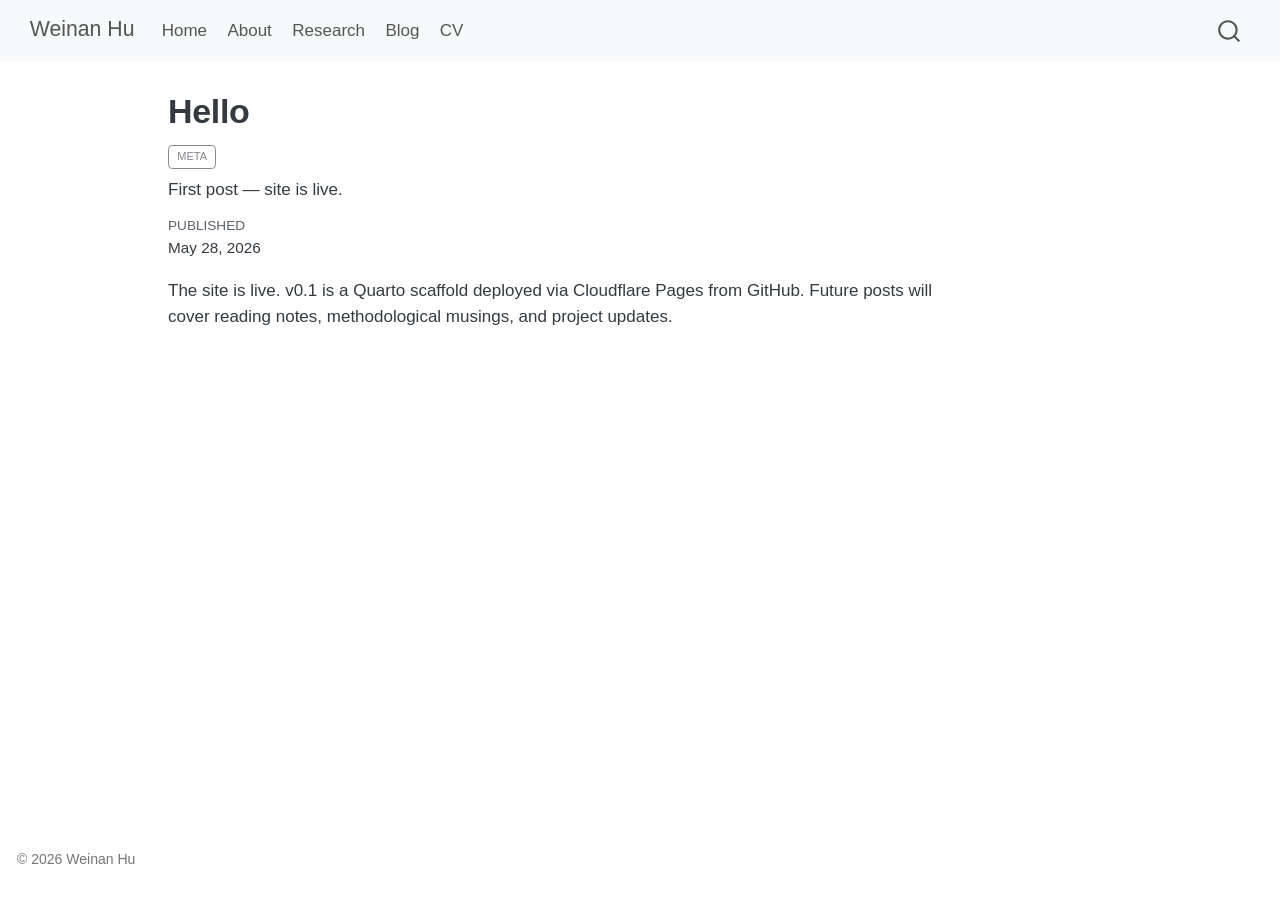
<file: blog/posts/2026-05-28-hello.html>
<!DOCTYPE html>
<html xmlns="http://www.w3.org/1999/xhtml" lang="en" xml:lang="en"><head>

<meta charset="utf-8">
<meta name="generator" content="quarto-1.9.38">

<meta name="viewport" content="width=device-width, initial-scale=1.0, user-scalable=yes">

<meta name="dcterms.date" content="2026-05-28">
<meta name="description" content="First post — site is live.">

<title>Hello – Weinan Hu</title>
<style>
/* Default styles provided by pandoc.
** See https://pandoc.org/MANUAL.html#variables-for-html for config info.
*/
code{white-space: pre-wrap;}
span.smallcaps{font-variant: small-caps;}
div.columns{display: flex; gap: min(4vw, 1.5em);}
div.column{flex: auto; overflow-x: auto;}
div.hanging-indent{margin-left: 1.5em; text-indent: -1.5em;}
ul.task-list{list-style: none;}
ul.task-list li input[type="checkbox"] {
  width: 0.8em;
  margin: 0 0.8em 0.2em -1em; /* quarto-specific, see https://github.com/quarto-dev/quarto-cli/issues/4556 */ 
  vertical-align: middle;
}
</style>


<script src="../../site_libs/quarto-nav/quarto-nav.js"></script>
<script src="../../site_libs/quarto-nav/headroom.min.js"></script>
<script src="../../site_libs/clipboard/clipboard.min.js"></script>
<script src="../../site_libs/quarto-search/autocomplete.umd.js"></script>
<script src="../../site_libs/quarto-search/fuse.min.js"></script>
<script src="../../site_libs/quarto-search/quarto-search.js"></script>
<meta name="quarto:offset" content="../../">
<script src="../../site_libs/quarto-html/quarto.js" type="module"></script>
<script src="../../site_libs/quarto-html/tabsets/tabsets.js" type="module"></script>
<script src="../../site_libs/quarto-html/popper.min.js"></script>
<script src="../../site_libs/quarto-html/tippy.umd.min.js"></script>
<script src="../../site_libs/quarto-html/anchor.min.js"></script>
<link href="../../site_libs/quarto-html/tippy.css" rel="stylesheet">
<link href="../../site_libs/quarto-html/quarto-syntax-highlighting-15634bcf2e68342d4ad2dfa704d543f6.css" rel="stylesheet" id="quarto-text-highlighting-styles">
<script src="../../site_libs/bootstrap/bootstrap.min.js"></script>
<link href="../../site_libs/bootstrap/bootstrap-icons.css" rel="stylesheet">
<link href="../../site_libs/bootstrap/bootstrap-f06a00fcf47e943585fbd76a01b61172.min.css" rel="stylesheet" append-hash="true" id="quarto-bootstrap" data-mode="light">
<script id="quarto-search-options" type="application/json">{
  "location": "navbar",
  "copy-button": false,
  "collapse-after": 3,
  "panel-placement": "end",
  "type": "overlay",
  "limit": 50,
  "keyboard-shortcut": [
    "f",
    "/",
    "s"
  ],
  "show-item-context": false,
  "language": {
    "search-no-results-text": "No results",
    "search-matching-documents-text": "matching documents",
    "search-copy-link-title": "Copy link to search",
    "search-hide-matches-text": "Hide additional matches",
    "search-more-match-text": "more match in this document",
    "search-more-matches-text": "more matches in this document",
    "search-clear-button-title": "Clear",
    "search-text-placeholder": "",
    "search-detached-cancel-button-title": "Cancel",
    "search-submit-button-title": "Submit",
    "search-label": "Search"
  }
}</script>
<style>html{ scroll-behavior: smooth; }</style>


<link rel="stylesheet" href="../../styles.css">
</head>

<body class="nav-fixed quarto-light">

<div id="quarto-search-results"></div>
  <header id="quarto-header" class="headroom fixed-top">
    <nav class="navbar navbar-expand-lg " data-bs-theme="dark">
      <div class="navbar-container container-fluid">
      <div class="navbar-brand-container mx-auto">
    <a class="navbar-brand" href="../../index.html">
    <span class="navbar-title">Weinan Hu</span>
    </a>
  </div>
            <div id="quarto-search" class="" title="Search"></div>
          <button class="navbar-toggler" type="button" data-bs-toggle="collapse" data-bs-target="#navbarCollapse" aria-controls="navbarCollapse" role="menu" aria-expanded="false" aria-label="Toggle navigation" onclick="if (window.quartoToggleHeadroom) { window.quartoToggleHeadroom(); }">
  <span class="navbar-toggler-icon"></span>
</button>
          <div class="collapse navbar-collapse" id="navbarCollapse">
            <ul class="navbar-nav navbar-nav-scroll me-auto">
  <li class="nav-item">
    <a class="nav-link" href="../../index.html"> 
<span class="menu-text">Home</span></a>
  </li>  
  <li class="nav-item">
    <a class="nav-link" href="../../about.html"> 
<span class="menu-text">About</span></a>
  </li>  
  <li class="nav-item">
    <a class="nav-link" href="../../research/index.html"> 
<span class="menu-text">Research</span></a>
  </li>  
  <li class="nav-item">
    <a class="nav-link" href="../../blog/index.html"> 
<span class="menu-text">Blog</span></a>
  </li>  
  <li class="nav-item">
    <a class="nav-link" href="../../assets/cv.pdf"> 
<span class="menu-text">CV</span></a>
  </li>  
</ul>
          </div> <!-- /navcollapse -->
            <div class="quarto-navbar-tools">
</div>
      </div> <!-- /container-fluid -->
    </nav>
</header>
<!-- content -->
<div id="quarto-content" class="quarto-container page-columns page-rows-contents page-layout-article page-navbar">
<!-- sidebar -->
<!-- margin-sidebar -->
    <div id="quarto-margin-sidebar" class="sidebar margin-sidebar zindex-bottom">
        
    </div>
<!-- main -->
<main class="content" id="quarto-document-content">

<header id="title-block-header" class="quarto-title-block default">
<div class="quarto-title">
<h1 class="title">Hello</h1>
  <div class="quarto-categories">
    <div class="quarto-category">meta</div>
  </div>
  </div>

<div>
  <div class="description">
    First post — site is live.
  </div>
</div>


<div class="quarto-title-meta">

    
    <div>
    <div class="quarto-title-meta-heading">Published</div>
    <div class="quarto-title-meta-contents">
      <p class="date">May 28, 2026</p>
    </div>
  </div>
  
    
  </div>
  


</header>


<p>The site is live. v0.1 is a Quarto scaffold deployed via Cloudflare Pages from GitHub. Future posts will cover reading notes, methodological musings, and project updates.</p>



</main> <!-- /main -->
<script id="quarto-html-after-body" type="application/javascript">
  window.document.addEventListener("DOMContentLoaded", function (event) {
    const icon = "";
    const anchorJS = new window.AnchorJS();
    anchorJS.options = {
      placement: 'right',
      icon: icon
    };
    anchorJS.add('.anchored');
    const isCodeAnnotation = (el) => {
      for (const clz of el.classList) {
        if (clz.startsWith('code-annotation-')) {                     
          return true;
        }
      }
      return false;
    }
    const onCopySuccess = function(e) {
      // button target
      const button = e.trigger;
      // don't keep focus
      button.blur();
      // flash "checked"
      button.classList.add('code-copy-button-checked');
      var currentTitle = button.getAttribute("title");
      button.setAttribute("title", "Copied!");
      let tooltip;
      if (window.bootstrap) {
        button.setAttribute("data-bs-toggle", "tooltip");
        button.setAttribute("data-bs-placement", "left");
        button.setAttribute("data-bs-title", "Copied!");
        tooltip = new bootstrap.Tooltip(button, 
          { trigger: "manual", 
            customClass: "code-copy-button-tooltip",
            offset: [0, -8]});
        tooltip.show();    
      }
      setTimeout(function() {
        if (tooltip) {
          tooltip.hide();
          button.removeAttribute("data-bs-title");
          button.removeAttribute("data-bs-toggle");
          button.removeAttribute("data-bs-placement");
        }
        button.setAttribute("title", currentTitle);
        button.classList.remove('code-copy-button-checked');
      }, 1000);
      // clear code selection
      e.clearSelection();
    }
    const getTextToCopy = function(trigger) {
      const outerScaffold = trigger.parentElement.cloneNode(true);
      const codeEl = outerScaffold.querySelector('code');
      for (const childEl of codeEl.children) {
        if (isCodeAnnotation(childEl)) {
          childEl.remove();
        }
      }
      return codeEl.innerText;
    }
    const clipboard = new window.ClipboardJS('.code-copy-button:not([data-in-quarto-modal])', {
      text: getTextToCopy
    });
    clipboard.on('success', onCopySuccess);
    if (window.document.getElementById('quarto-embedded-source-code-modal')) {
      const clipboardModal = new window.ClipboardJS('.code-copy-button[data-in-quarto-modal]', {
        text: getTextToCopy,
        container: window.document.getElementById('quarto-embedded-source-code-modal')
      });
      clipboardModal.on('success', onCopySuccess);
    }
      var localhostRegex = new RegExp(/^(?:http|https):\/\/localhost\:?[0-9]*\//);
      var mailtoRegex = new RegExp(/^mailto:/);
        var filterRegex = new RegExp("https:\/\/weinan\.hu");
      var isInternal = (href) => {
          return filterRegex.test(href) || localhostRegex.test(href) || mailtoRegex.test(href);
      }
      // Inspect non-navigation links and adorn them if external
     var links = window.document.querySelectorAll('a[href]:not(.nav-link):not(.navbar-brand):not(.toc-action):not(.sidebar-link):not(.sidebar-item-toggle):not(.pagination-link):not(.no-external):not([aria-hidden]):not(.dropdown-item):not(.quarto-navigation-tool):not(.about-link)');
      for (var i=0; i<links.length; i++) {
        const link = links[i];
        if (!isInternal(link.href)) {
          // undo the damage that might have been done by quarto-nav.js in the case of
          // links that we want to consider external
          if (link.dataset.originalHref !== undefined) {
            link.href = link.dataset.originalHref;
          }
        }
      }
    function tippyHover(el, contentFn, onTriggerFn, onUntriggerFn) {
      const config = {
        allowHTML: true,
        maxWidth: 500,
        delay: 100,
        arrow: false,
        appendTo: function(el) {
            return el.parentElement;
        },
        interactive: true,
        interactiveBorder: 10,
        theme: 'quarto',
        placement: 'bottom-start',
      };
      if (contentFn) {
        config.content = contentFn;
      }
      if (onTriggerFn) {
        config.onTrigger = onTriggerFn;
      }
      if (onUntriggerFn) {
        config.onUntrigger = onUntriggerFn;
      }
      window.tippy(el, config); 
    }
    const noterefs = window.document.querySelectorAll('a[role="doc-noteref"]');
    for (var i=0; i<noterefs.length; i++) {
      const ref = noterefs[i];
      tippyHover(ref, function() {
        // use id or data attribute instead here
        let href = ref.getAttribute('data-footnote-href') || ref.getAttribute('href');
        try { href = new URL(href).hash; } catch {}
        const id = href.replace(/^#\/?/, "");
        const note = window.document.getElementById(id);
        if (note) {
          return note.innerHTML;
        } else {
          return "";
        }
      });
    }
    const xrefs = window.document.querySelectorAll('a.quarto-xref');
    const processXRef = (id, note) => {
      // Strip column container classes
      const stripColumnClz = (el) => {
        el.classList.remove("page-full", "page-columns");
        if (el.children) {
          for (const child of el.children) {
            stripColumnClz(child);
          }
        }
      }
      stripColumnClz(note)
      if (id === null || id.startsWith('sec-')) {
        // Special case sections, only their first couple elements
        const container = document.createElement("div");
        if (note.children && note.children.length > 2) {
          container.appendChild(note.children[0].cloneNode(true));
          for (let i = 1; i < note.children.length; i++) {
            const child = note.children[i];
            if (child.tagName === "P" && child.innerText === "") {
              continue;
            } else {
              container.appendChild(child.cloneNode(true));
              break;
            }
          }
          if (window.Quarto?.typesetMath) {
            window.Quarto.typesetMath(container);
          }
          return container.innerHTML
        } else {
          if (window.Quarto?.typesetMath) {
            window.Quarto.typesetMath(note);
          }
          return note.innerHTML;
        }
      } else {
        // Remove any anchor links if they are present
        const anchorLink = note.querySelector('a.anchorjs-link');
        if (anchorLink) {
          anchorLink.remove();
        }
        if (window.Quarto?.typesetMath) {
          window.Quarto.typesetMath(note);
        }
        if (note.classList.contains("callout")) {
          return note.outerHTML;
        } else {
          return note.innerHTML;
        }
      }
    }
    for (var i=0; i<xrefs.length; i++) {
      const xref = xrefs[i];
      tippyHover(xref, undefined, function(instance) {
        instance.disable();
        let url = xref.getAttribute('href');
        let hash = undefined; 
        if (url.startsWith('#')) {
          hash = url;
        } else {
          try { hash = new URL(url).hash; } catch {}
        }
        if (hash) {
          const id = hash.replace(/^#\/?/, "");
          const note = window.document.getElementById(id);
          if (note !== null) {
            try {
              const html = processXRef(id, note.cloneNode(true));
              instance.setContent(html);
            } finally {
              instance.enable();
              instance.show();
            }
          } else {
            // See if we can fetch this
            fetch(url.split('#')[0])
            .then(res => res.text())
            .then(html => {
              const parser = new DOMParser();
              const htmlDoc = parser.parseFromString(html, "text/html");
              const note = htmlDoc.getElementById(id);
              if (note !== null) {
                const html = processXRef(id, note);
                instance.setContent(html);
              } 
            }).finally(() => {
              instance.enable();
              instance.show();
            });
          }
        } else {
          // See if we can fetch a full url (with no hash to target)
          // This is a special case and we should probably do some content thinning / targeting
          fetch(url)
          .then(res => res.text())
          .then(html => {
            const parser = new DOMParser();
            const htmlDoc = parser.parseFromString(html, "text/html");
            const note = htmlDoc.querySelector('main.content');
            if (note !== null) {
              // This should only happen for chapter cross references
              // (since there is no id in the URL)
              // remove the first header
              if (note.children.length > 0 && note.children[0].tagName === "HEADER") {
                note.children[0].remove();
              }
              const html = processXRef(null, note);
              instance.setContent(html);
            } 
          }).finally(() => {
            instance.enable();
            instance.show();
          });
        }
      }, function(instance) {
      });
    }
        let selectedAnnoteEl;
        const selectorForAnnotation = ( cell, annotation) => {
          let cellAttr = 'data-code-cell="' + cell + '"';
          let lineAttr = 'data-code-annotation="' +  annotation + '"';
          const selector = 'span[' + cellAttr + '][' + lineAttr + ']';
          return selector;
        }
        const selectCodeLines = (annoteEl) => {
          const doc = window.document;
          const targetCell = annoteEl.getAttribute("data-target-cell");
          const targetAnnotation = annoteEl.getAttribute("data-target-annotation");
          const annoteSpan = window.document.querySelector(selectorForAnnotation(targetCell, targetAnnotation));
          const lines = annoteSpan.getAttribute("data-code-lines").split(",");
          const lineIds = lines.map((line) => {
            return targetCell + "-" + line;
          })
          let top = null;
          let height = null;
          let parent = null;
          if (lineIds.length > 0) {
              //compute the position of the single el (top and bottom and make a div)
              const el = window.document.getElementById(lineIds[0]);
              top = el.offsetTop;
              height = el.offsetHeight;
              parent = el.parentElement.parentElement;
            if (lineIds.length > 1) {
              const lastEl = window.document.getElementById(lineIds[lineIds.length - 1]);
              const bottom = lastEl.offsetTop + lastEl.offsetHeight;
              height = bottom - top;
            }
            if (top !== null && height !== null && parent !== null) {
              // cook up a div (if necessary) and position it 
              let div = window.document.getElementById("code-annotation-line-highlight");
              if (div === null) {
                div = window.document.createElement("div");
                div.setAttribute("id", "code-annotation-line-highlight");
                div.style.position = 'absolute';
                parent.appendChild(div);
              }
              div.style.top = top - 2 + "px";
              div.style.height = height + 4 + "px";
              div.style.left = 0;
              let gutterDiv = window.document.getElementById("code-annotation-line-highlight-gutter");
              if (gutterDiv === null) {
                gutterDiv = window.document.createElement("div");
                gutterDiv.setAttribute("id", "code-annotation-line-highlight-gutter");
                gutterDiv.style.position = 'absolute';
                const codeCell = window.document.getElementById(targetCell);
                const gutter = codeCell.querySelector('.code-annotation-gutter');
                gutter.appendChild(gutterDiv);
              }
              gutterDiv.style.top = top - 2 + "px";
              gutterDiv.style.height = height + 4 + "px";
            }
            selectedAnnoteEl = annoteEl;
          }
        };
        const unselectCodeLines = () => {
          const elementsIds = ["code-annotation-line-highlight", "code-annotation-line-highlight-gutter"];
          elementsIds.forEach((elId) => {
            const div = window.document.getElementById(elId);
            if (div) {
              div.remove();
            }
          });
          selectedAnnoteEl = undefined;
        };
          // Handle positioning of the toggle
      window.addEventListener(
        "resize",
        throttle(() => {
          elRect = undefined;
          if (selectedAnnoteEl) {
            selectCodeLines(selectedAnnoteEl);
          }
        }, 10)
      );
      function throttle(fn, ms) {
      let throttle = false;
      let timer;
        return (...args) => {
          if(!throttle) { // first call gets through
              fn.apply(this, args);
              throttle = true;
          } else { // all the others get throttled
              if(timer) clearTimeout(timer); // cancel #2
              timer = setTimeout(() => {
                fn.apply(this, args);
                timer = throttle = false;
              }, ms);
          }
        };
      }
        // Attach click handler to the DT
        const annoteDls = window.document.querySelectorAll('dt[data-target-cell]');
        for (const annoteDlNode of annoteDls) {
          annoteDlNode.addEventListener('click', (event) => {
            const clickedEl = event.target;
            if (clickedEl !== selectedAnnoteEl) {
              unselectCodeLines();
              const activeEl = window.document.querySelector('dt[data-target-cell].code-annotation-active');
              if (activeEl) {
                activeEl.classList.remove('code-annotation-active');
              }
              selectCodeLines(clickedEl);
              clickedEl.classList.add('code-annotation-active');
            } else {
              // Unselect the line
              unselectCodeLines();
              clickedEl.classList.remove('code-annotation-active');
            }
          });
        }
    const findCites = (el) => {
      const parentEl = el.parentElement;
      if (parentEl) {
        const cites = parentEl.dataset.cites;
        if (cites) {
          return {
            el,
            cites: cites.split(' ')
          };
        } else {
          return findCites(el.parentElement)
        }
      } else {
        return undefined;
      }
    };
    var bibliorefs = window.document.querySelectorAll('a[role="doc-biblioref"]');
    for (var i=0; i<bibliorefs.length; i++) {
      const ref = bibliorefs[i];
      const citeInfo = findCites(ref);
      if (citeInfo) {
        tippyHover(citeInfo.el, function() {
          var popup = window.document.createElement('div');
          citeInfo.cites.forEach(function(cite) {
            var citeDiv = window.document.createElement('div');
            citeDiv.classList.add('hanging-indent');
            citeDiv.classList.add('csl-entry');
            var biblioDiv = window.document.getElementById('ref-' + cite);
            if (biblioDiv) {
              citeDiv.innerHTML = biblioDiv.innerHTML;
            }
            popup.appendChild(citeDiv);
          });
          return popup.innerHTML;
        });
      }
    }
  });
  </script>
</div> <!-- /content -->
<footer class="footer">
  <div class="nav-footer">
    <div class="nav-footer-left">
<p>© 2026 Weinan Hu</p>
</div>   
    <div class="nav-footer-center">
      &nbsp;
    </div>
    <div class="nav-footer-right">
      &nbsp;
    </div>
  </div>
</footer>




<script src="../../site_libs/quarto-html/zenscroll-min.js"></script>
</body></html>
</file>
<file: site_libs/quarto-html/tippy.css>
.tippy-box[data-animation=fade][data-state=hidden]{opacity:0}[data-tippy-root]{max-width:calc(100vw - 10px)}.tippy-box{position:relative;background-color:#333;color:#fff;border-radius:4px;font-size:14px;line-height:1.4;white-space:normal;outline:0;transition-property:transform,visibility,opacity}.tippy-box[data-placement^=top]>.tippy-arrow{bottom:0}.tippy-box[data-placement^=top]>.tippy-arrow:before{bottom:-7px;left:0;border-width:8px 8px 0;border-top-color:initial;transform-origin:center top}.tippy-box[data-placement^=bottom]>.tippy-arrow{top:0}.tippy-box[data-placement^=bottom]>.tippy-arrow:before{top:-7px;left:0;border-width:0 8px 8px;border-bottom-color:initial;transform-origin:center bottom}.tippy-box[data-placement^=left]>.tippy-arrow{right:0}.tippy-box[data-placement^=left]>.tippy-arrow:before{border-width:8px 0 8px 8px;border-left-color:initial;right:-7px;transform-origin:center left}.tippy-box[data-placement^=right]>.tippy-arrow{left:0}.tippy-box[data-placement^=right]>.tippy-arrow:before{left:-7px;border-width:8px 8px 8px 0;border-right-color:initial;transform-origin:center right}.tippy-box[data-inertia][data-state=visible]{transition-timing-function:cubic-bezier(.54,1.5,.38,1.11)}.tippy-arrow{width:16px;height:16px;color:#333}.tippy-arrow:before{content:"";position:absolute;border-color:transparent;border-style:solid}.tippy-content{position:relative;padding:5px 9px;z-index:1}
</file>
<file: site_libs/quarto-html/quarto-syntax-highlighting-15634bcf2e68342d4ad2dfa704d543f6.css>
/* quarto syntax highlight colors */
:root {
  --quarto-hl-ot-color: #003B4F;
  --quarto-hl-at-color: #657422;
  --quarto-hl-ss-color: #20794D;
  --quarto-hl-an-color: #5E5E5E;
  --quarto-hl-fu-color: #4758AB;
  --quarto-hl-st-color: #20794D;
  --quarto-hl-cf-color: #003B4F;
  --quarto-hl-op-color: #5E5E5E;
  --quarto-hl-er-color: #AD0000;
  --quarto-hl-bn-color: #AD0000;
  --quarto-hl-al-color: #AD0000;
  --quarto-hl-va-color: #111111;
  --quarto-hl-bu-color: inherit;
  --quarto-hl-ex-color: inherit;
  --quarto-hl-pp-color: #AD0000;
  --quarto-hl-in-color: #5E5E5E;
  --quarto-hl-vs-color: #20794D;
  --quarto-hl-wa-color: #5E5E5E;
  --quarto-hl-do-color: #5E5E5E;
  --quarto-hl-im-color: #00769E;
  --quarto-hl-ch-color: #20794D;
  --quarto-hl-dt-color: #AD0000;
  --quarto-hl-fl-color: #AD0000;
  --quarto-hl-co-color: #5E5E5E;
  --quarto-hl-cv-color: #5E5E5E;
  --quarto-hl-cn-color: #8f5902;
  --quarto-hl-sc-color: #5E5E5E;
  --quarto-hl-dv-color: #AD0000;
  --quarto-hl-kw-color: #003B4F;
}

/* other quarto variables */
:root {
  --quarto-font-monospace: SFMono-Regular, Menlo, Monaco, Consolas, "Liberation Mono", "Courier New", monospace;
}

/* syntax highlight based on Pandoc's rules */
pre > code.sourceCode > span {
  color: #003B4F;
}

code.sourceCode > span {
  color: #003B4F;
}

div.sourceCode,
div.sourceCode pre.sourceCode {
  color: #003B4F;
}

/* Normal */
code span {
  color: #003B4F;
}

/* Alert */
code span.al {
  color: #AD0000;
  font-style: inherit;
}

/* Annotation */
code span.an {
  color: #5E5E5E;
  font-style: inherit;
}

/* Attribute */
code span.at {
  color: #657422;
  font-style: inherit;
}

/* BaseN */
code span.bn {
  color: #AD0000;
  font-style: inherit;
}

/* BuiltIn */
code span.bu {
  font-style: inherit;
}

/* ControlFlow */
code span.cf {
  color: #003B4F;
  font-weight: bold;
  font-style: inherit;
}

/* Char */
code span.ch {
  color: #20794D;
  font-style: inherit;
}

/* Constant */
code span.cn {
  color: #8f5902;
  font-style: inherit;
}

/* Comment */
code span.co {
  color: #5E5E5E;
  font-style: inherit;
}

/* CommentVar */
code span.cv {
  color: #5E5E5E;
  font-style: italic;
}

/* Documentation */
code span.do {
  color: #5E5E5E;
  font-style: italic;
}

/* DataType */
code span.dt {
  color: #AD0000;
  font-style: inherit;
}

/* DecVal */
code span.dv {
  color: #AD0000;
  font-style: inherit;
}

/* Error */
code span.er {
  color: #AD0000;
  font-style: inherit;
}

/* Extension */
code span.ex {
  font-style: inherit;
}

/* Float */
code span.fl {
  color: #AD0000;
  font-style: inherit;
}

/* Function */
code span.fu {
  color: #4758AB;
  font-style: inherit;
}

/* Import */
code span.im {
  color: #00769E;
  font-style: inherit;
}

/* Information */
code span.in {
  color: #5E5E5E;
  font-style: inherit;
}

/* Keyword */
code span.kw {
  color: #003B4F;
  font-weight: bold;
  font-style: inherit;
}

/* Operator */
code span.op {
  color: #5E5E5E;
  font-style: inherit;
}

/* Other */
code span.ot {
  color: #003B4F;
  font-style: inherit;
}

/* Preprocessor */
code span.pp {
  color: #AD0000;
  font-style: inherit;
}

/* SpecialChar */
code span.sc {
  color: #5E5E5E;
  font-style: inherit;
}

/* SpecialString */
code span.ss {
  color: #20794D;
  font-style: inherit;
}

/* String */
code span.st {
  color: #20794D;
  font-style: inherit;
}

/* Variable */
code span.va {
  color: #111111;
  font-style: inherit;
}

/* VerbatimString */
code span.vs {
  color: #20794D;
  font-style: inherit;
}

/* Warning */
code span.wa {
  color: #5E5E5E;
  font-style: italic;
}

.prevent-inlining {
  content: "</";
}

/*# sourceMappingURL=f23921c56f73e400b49028c9186a1aa0.css.map */
</file>
<file: styles.css>
/* Minimal overrides — keep most defaults from the Quarto theme. */

:root {
  --content-max-width: 820px;
}

body {
  font-family: -apple-system, BlinkMacSystemFont, "Segoe UI", "Helvetica Neue",
    Helvetica, Arial, sans-serif;
}

main.content {
  max-width: var(--content-max-width);
}

a {
  text-decoration: none;
}

a:hover {
  text-decoration: underline;
}

h1, h2, h3 {
  letter-spacing: -0.01em;
}

.quarto-title-banner {
  background-color: #f8f9fa;
  color: #212529;
}
</file>
